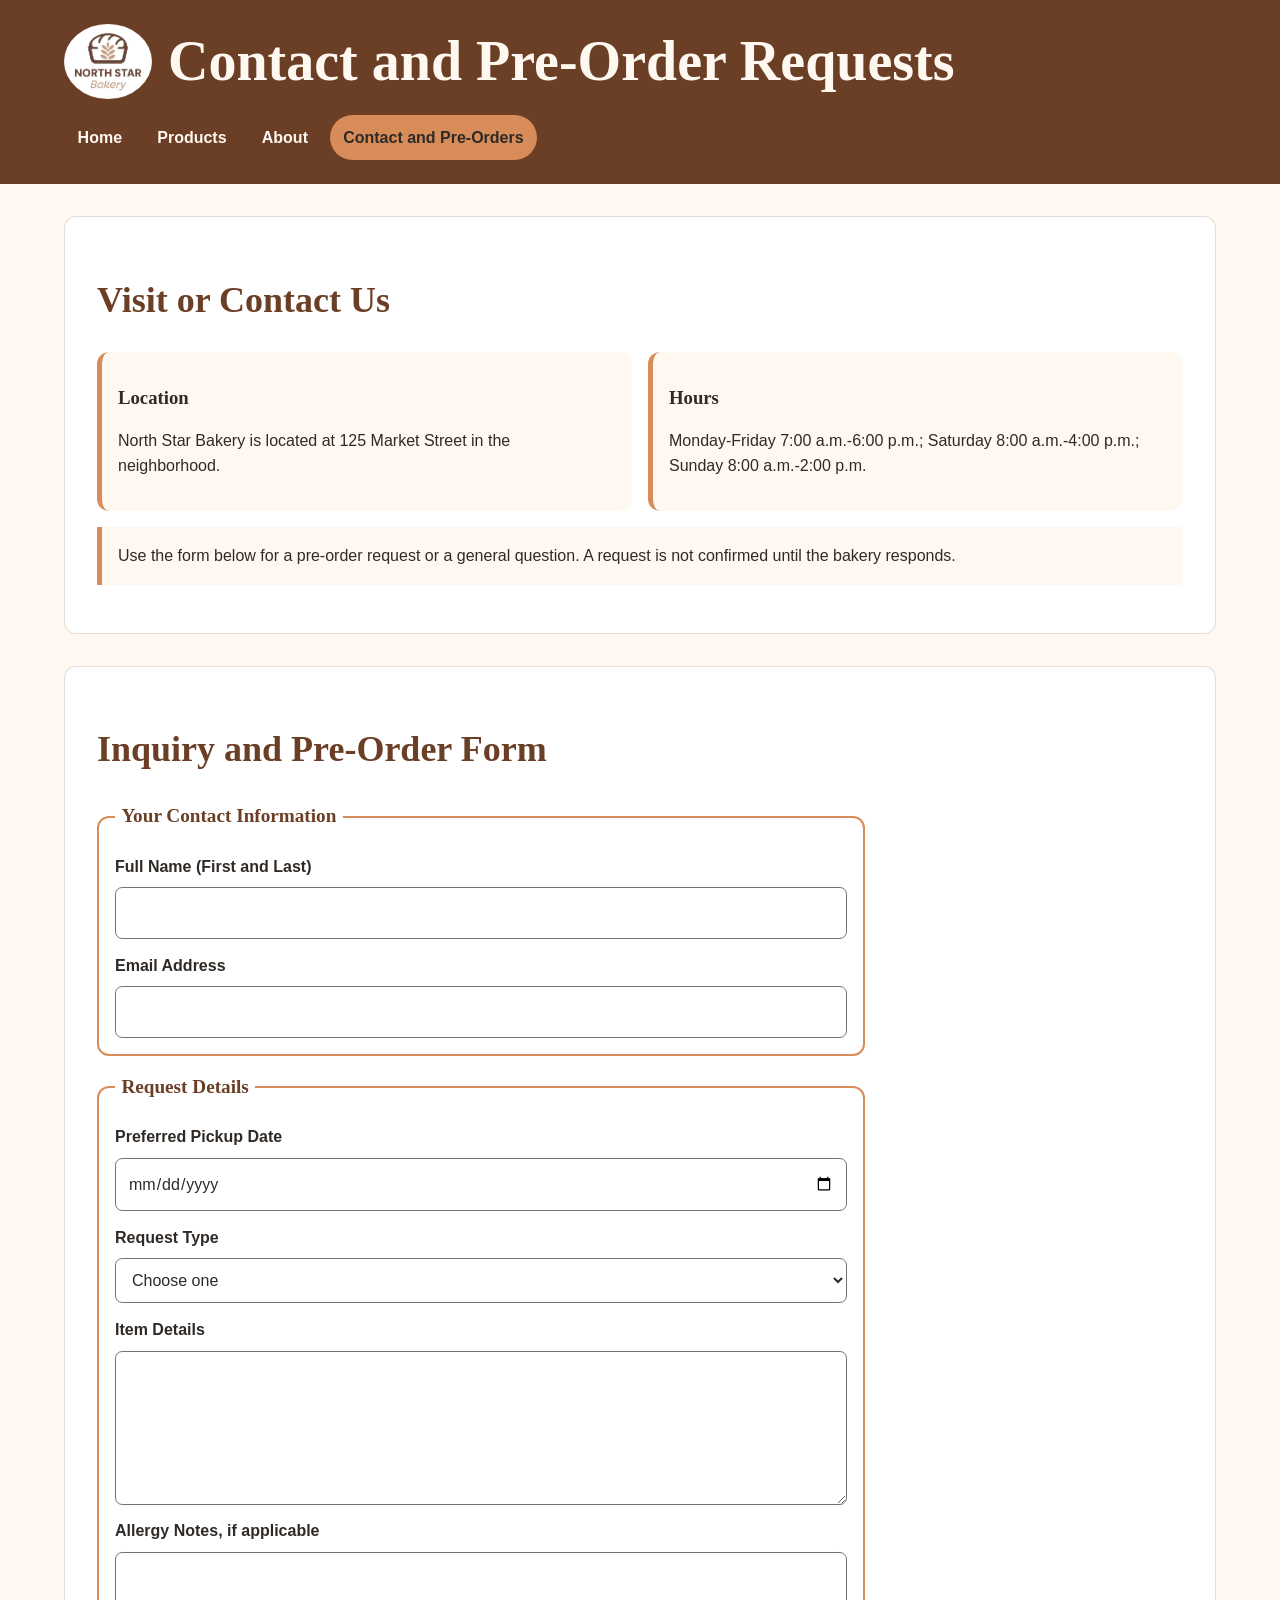
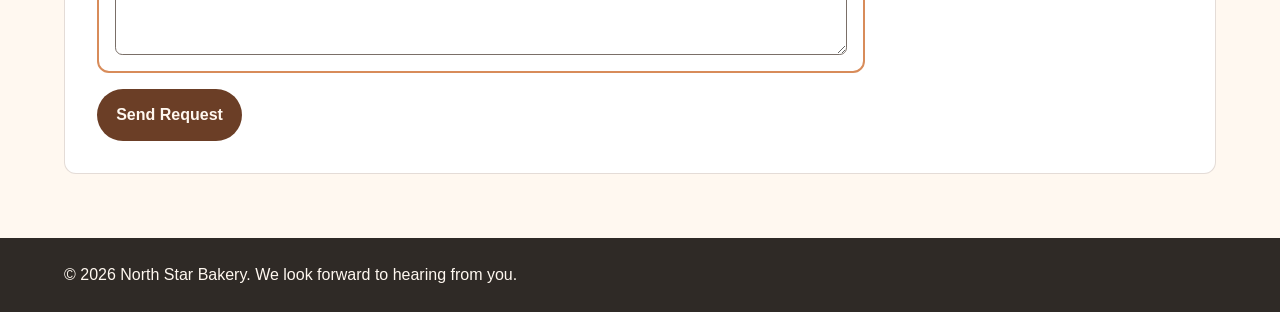
<file: contact.html>
<!DOCTYPE html>
<html lang="en">
<head>
  <meta charset="UTF-8">
  <meta name="viewport" content="width=device-width, initial-scale=1.0">
  <title>North Star Bakery | Contact and Pre-Orders</title>
  <link rel="stylesheet" href="styles.css">
</head>
<body>
  <header>
    <div class="header-inner">
      <div class="brand-row">
        <img class="logo" src="bakery-logo.png" alt="North Star Bakery logo">
        <h1>Contact and Pre-Order Requests</h1>
      </div>
      <nav aria-label="Primary navigation">
        <ul>
          <li><a href="index.html">Home</a></li>
          <li><a href="products.html">Products</a></li>
          <li><a href="about.html">About</a></li>
          <li><a href="contact.html" aria-current="page">Contact and Pre-Orders</a></li>
        </ul>
      </nav>
    </div>
  </header>

  <main>
    <section>
      <h2>Visit or Contact Us</h2>
      <div class="cards">
        <div class="card">
          <h3>Location</h3>
          <p>North Star Bakery is located at 125 Market Street in the neighborhood.</p>
        </div>
        <div class="card">
          <h3>Hours</h3>
          <p>Monday-Friday 7:00 a.m.-6:00 p.m.; Saturday 8:00 a.m.-4:00 p.m.; Sunday 8:00 a.m.-2:00 p.m.</p>
        </div>
      </div>
      <p class="callout">Use the form below for a pre-order request or a general question. A request is not confirmed until the bakery responds.</p>
    </section>

    <section>
      <h2>Inquiry and Pre-Order Form</h2>
      <form action="#" method="post">
        <fieldset>
          <legend>Your Contact Information</legend>
          <label for="name">Full Name (First and Last)</label>
          <input type="text" id="name" name="name" minlength="2" required>

          <label for="email">Email Address</label>
          <input type="email" id="email" name="email" required>
        </fieldset>

        <fieldset>
          <legend>Request Details</legend>
          <label for="pickup-date">Preferred Pickup Date</label>
          <input type="date" id="pickup-date" name="pickup-date" required>

          <label for="request-type">Request Type</label>
          <select id="request-type" name="request-type" required>
            <option value="">Choose one</option>
            <option value="preorder">Pre-Order</option>
            <option value="general">General Question</option>
          </select>

          <label for="item-details">Item Details</label>
          <textarea id="item-details" name="item-details" rows="5" minlength="10" required></textarea>

          <label for="allergy-notes">Allergy Notes, if applicable</label>
          <textarea id="allergy-notes" name="allergy-notes" rows="3"></textarea>
        </fieldset>

        <button type="submit">Send Request</button>
      </form>
    </section>
  </main>

  <footer>
    <div class="footer-inner">
      <p>&copy; 2026 North Star Bakery. We look forward to hearing from you.</p>
    </div>
  </footer>
  <script src="script.js"></script>
</body>
</html>
</file>
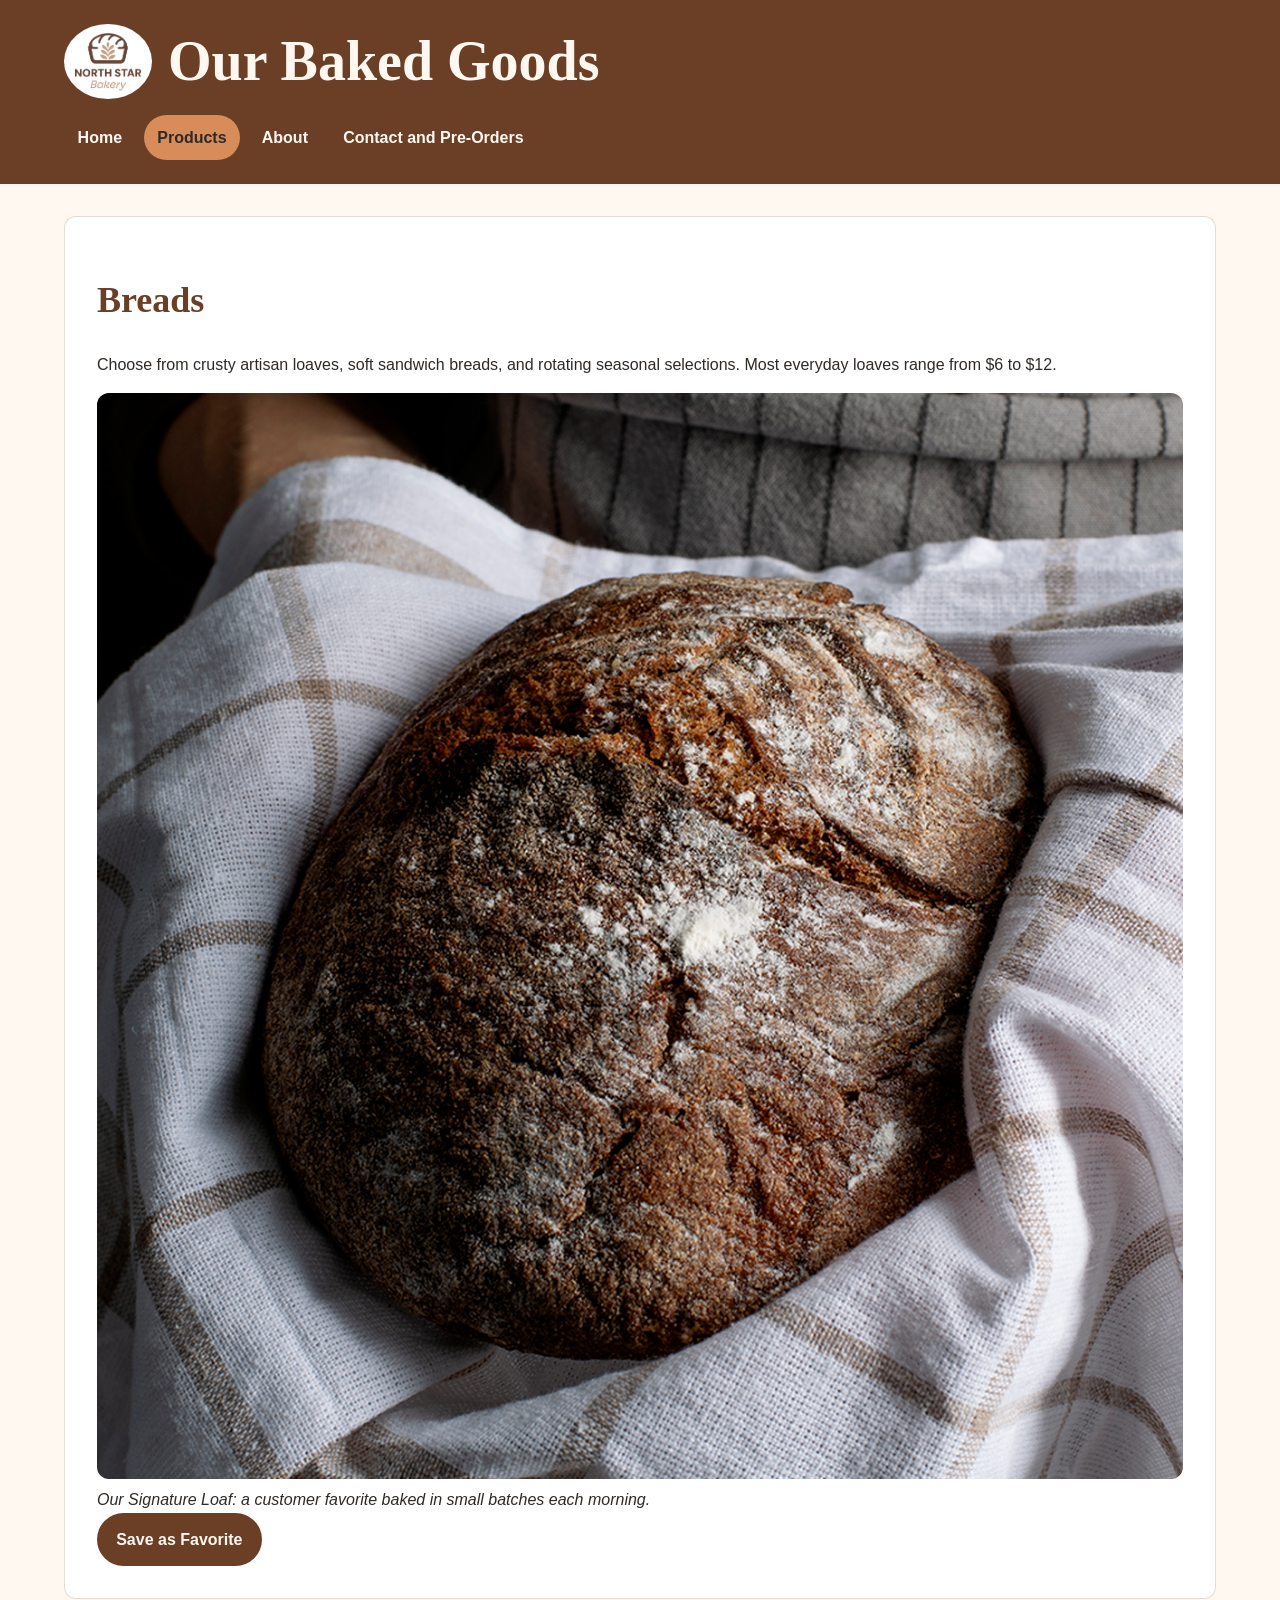
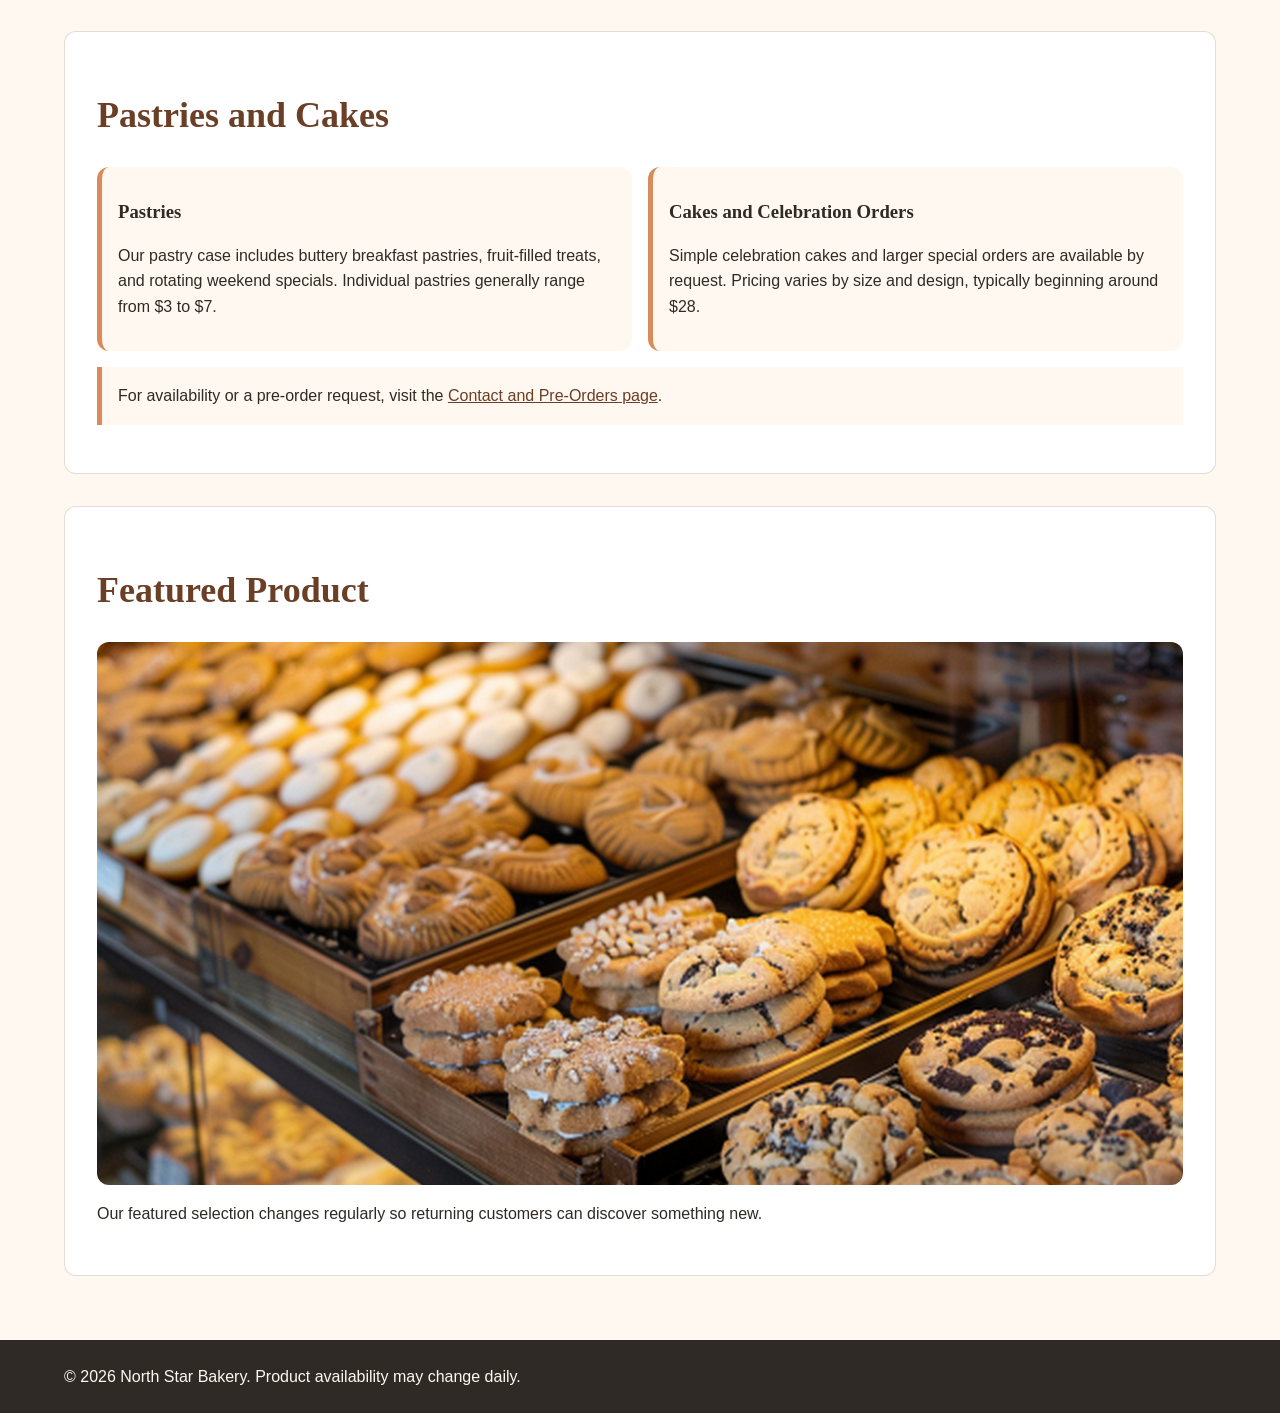
<file: products.html>
<!DOCTYPE html>
<html lang="en">
<head>
  <meta charset="UTF-8">
  <meta name="viewport" content="width=device-width, initial-scale=1.0">
  <title>North Star Bakery | Products</title>
  <link rel="stylesheet" href="styles.css">
</head>
<body>
  <header>
    <div class="header-inner">
      <div class="brand-row">
        <img class="logo" src="bakery-logo.png" alt="North Star Bakery logo">
        <h1>Our Baked Goods</h1>
      </div>
      <nav aria-label="Primary navigation">
        <ul>
          <li><a href="index.html">Home</a></li>
          <li><a href="products.html" aria-current="page">Products</a></li>
          <li><a href="about.html">About</a></li>
          <li><a href="contact.html">Contact and Pre-Orders</a></li>
        </ul>
      </nav>
    </div>
  </header>

  <main>
    <section>
      <h2>Breads</h2>
      <p>Choose from crusty artisan loaves, soft sandwich breads, and rotating seasonal selections. Most everyday loaves range from $6 to $12.</p>
      <figure>
        <img src="bakery-signature-loaf.png" alt="North Star Bakery signature artisan loaf with a golden crust">
        <figcaption>Our Signature Loaf: a customer favorite baked in small batches each morning.</figcaption>
      </figure>
      <button type="button" id="favorite-btn">Save as Favorite</button>
    </section>

    <section>
      <h2>Pastries and Cakes</h2>
      <div class="cards">
        <article class="card">
          <h3>Pastries</h3>
          <p>Our pastry case includes buttery breakfast pastries, fruit-filled treats, and rotating weekend specials. Individual pastries generally range from $3 to $7.</p>
        </article>
        <article class="card">
          <h3>Cakes and Celebration Orders</h3>
          <p>Simple celebration cakes and larger special orders are available by request. Pricing varies by size and design, typically beginning around $28.</p>
        </article>
      </div>
      <p class="callout">For availability or a pre-order request, visit the <a href="contact.html">Contact and Pre-Orders page</a>.</p>
    </section>

    <section>
      <h2>Featured Product</h2>
      <picture>
        <source media="(max-width: 600px)" srcset="bakery-feature-small.png">
        <img src="bakery-feature-large.png" alt="Featured handcrafted bakery product shown in a large presentation image">
      </picture>
      <p>Our featured selection changes regularly so returning customers can discover something new.</p>
    </section>
  </main>

  <footer>
    <div class="footer-inner">
      <p>&copy; 2026 North Star Bakery. Product availability may change daily.</p>
    </div>
  </footer>
  <script src="script.js"></script>
</body>
</html>
</file>
<file: styles.css>
:root {
  --cream: #FFF8F0;
  --brown: #6B3E26;
  --peach: #D88C5A;
  --charcoal: #2F2A26;
  --space-1: 0.5rem;
  --space-2: 1rem;
  --space-3: 1.5rem;
  --space-4: 2rem;
  --radius: 0.75rem;
  --max-width: 72rem;
}

* {
  box-sizing: border-box;
}

html {
  scroll-behavior: smooth;
}

body {
  margin: 0;
  background: var(--cream);
  color: var(--charcoal);
  font-family: Arial, Helvetica, sans-serif;
  font-size: 1rem;
  line-height: 1.6;
}

img,
picture,
video {
  max-width: 100%;
}

img,
video {
  display: block;
  height: auto;
  border-radius: var(--radius);
}

a {
  color: var(--brown);
}

a:hover,
a:focus-visible {
  color: var(--peach);
}

a:focus-visible,
button:focus-visible,
input:focus-visible,
select:focus-visible,
textarea:focus-visible {
  outline: 3px solid var(--peach);
  outline-offset: 3px;
}

header {
  background: var(--brown);
  color: var(--cream);
  padding: var(--space-3) var(--space-2);
}

.header-inner,
main,
.footer-inner {
  width: min(100% - 2rem, var(--max-width));
  margin-inline: auto;
}

.brand-row {
  display: flex;
  align-items: center;
  gap: var(--space-2);
  flex-wrap: wrap;
}

.logo {
  width: 5.5rem;
  border-radius: 50%;
}

h1,
h2,
h3 {
  font-family: Georgia, "Times New Roman", serif;
  line-height: 1.2;
}

h1 {
  margin: 0;
  font-size: clamp(2rem, 8vw, 3.5rem);
}

h2 {
  color: var(--brown);
  font-size: clamp(1.5rem, 5vw, 2.25rem);
}

nav {
  margin-top: var(--space-2);
}

nav ul {
  display: flex;
  flex-wrap: wrap;
  gap: var(--space-1);
  padding: 0;
  margin: 0;
  list-style: none;
}

nav a {
  display: inline-block;
  padding: 0.6rem 0.85rem;
  border-radius: 999px;
  color: var(--cream);
  text-decoration: none;
  font-weight: 700;
}

nav a:hover,
nav a:focus-visible,
nav a[aria-current="page"] {
  background: var(--peach);
  color: var(--charcoal);
}

main {
  padding-block: var(--space-4);
}

section {
  margin-bottom: var(--space-4);
  padding: var(--space-3);
  background: #FFFFFF;
  border: 1px solid rgba(107, 62, 38, 0.18);
  border-radius: var(--radius);
}

.hero {
  display: flex;
  flex-direction: column;
  gap: var(--space-3);
}

.hero-copy {
  flex: 1 1 20rem;
}

.hero-media {
  flex: 1 1 22rem;
}

.cards {
  display: flex;
  flex-direction: column;
  gap: var(--space-2);
}

.card {
  flex: 1 1 15rem;
  padding: var(--space-2);
  background: var(--cream);
  border-left: 0.35rem solid var(--peach);
  border-radius: var(--radius);
}

figure {
  margin: 0;
}

figcaption {
  margin-top: var(--space-1);
  font-style: italic;
}

.callout {
  padding: var(--space-2);
  background: var(--cream);
  border-left: 0.35rem solid var(--peach);
}

audio {
  width: 100%;
}

form {
  display: flex;
  flex-direction: column;
  gap: var(--space-2);
}

fieldset {
  display: flex;
  flex-direction: column;
  gap: var(--space-1);
  margin: 0;
  padding: var(--space-2);
  border: 2px solid var(--peach);
  border-radius: var(--radius);
}

legend {
  padding-inline: 0.4rem;
  color: var(--brown);
  font-family: Georgia, "Times New Roman", serif;
  font-size: 1.2rem;
  font-weight: 700;
}

label {
  margin-top: 0.35rem;
  font-weight: 700;
}

input,
select,
textarea,
button {
  width: 100%;
  font: inherit;
}

input,
select,
textarea {
  padding: 0.75rem;
  border: 1px solid #7a6f68;
  border-radius: 0.45rem;
  background: #FFFFFF;
  color: var(--charcoal);
}

button {
  padding: 0.85rem 1.2rem;
  border: 0;
  border-radius: 999px;
  background: var(--brown);
  color: var(--cream);
  font-weight: 700;
  cursor: pointer;
}

button:hover,
button:focus-visible {
  background: var(--peach);
  color: var(--charcoal);
}

footer {
  background: var(--charcoal);
  color: var(--cream);
  padding: var(--space-3) var(--space-2);
}

footer p {
  margin: 0;
}

@media (min-width: 48rem) {
  .hero {
    flex-direction: row;
    align-items: center;
  }

  .cards {
    flex-direction: row;
    flex-wrap: wrap;
  }

  section {
    padding: var(--space-4);
  }

  form {
    max-width: 48rem;
  }

  button {
    width: auto;
    align-self: flex-start;
  }
}
</file>
